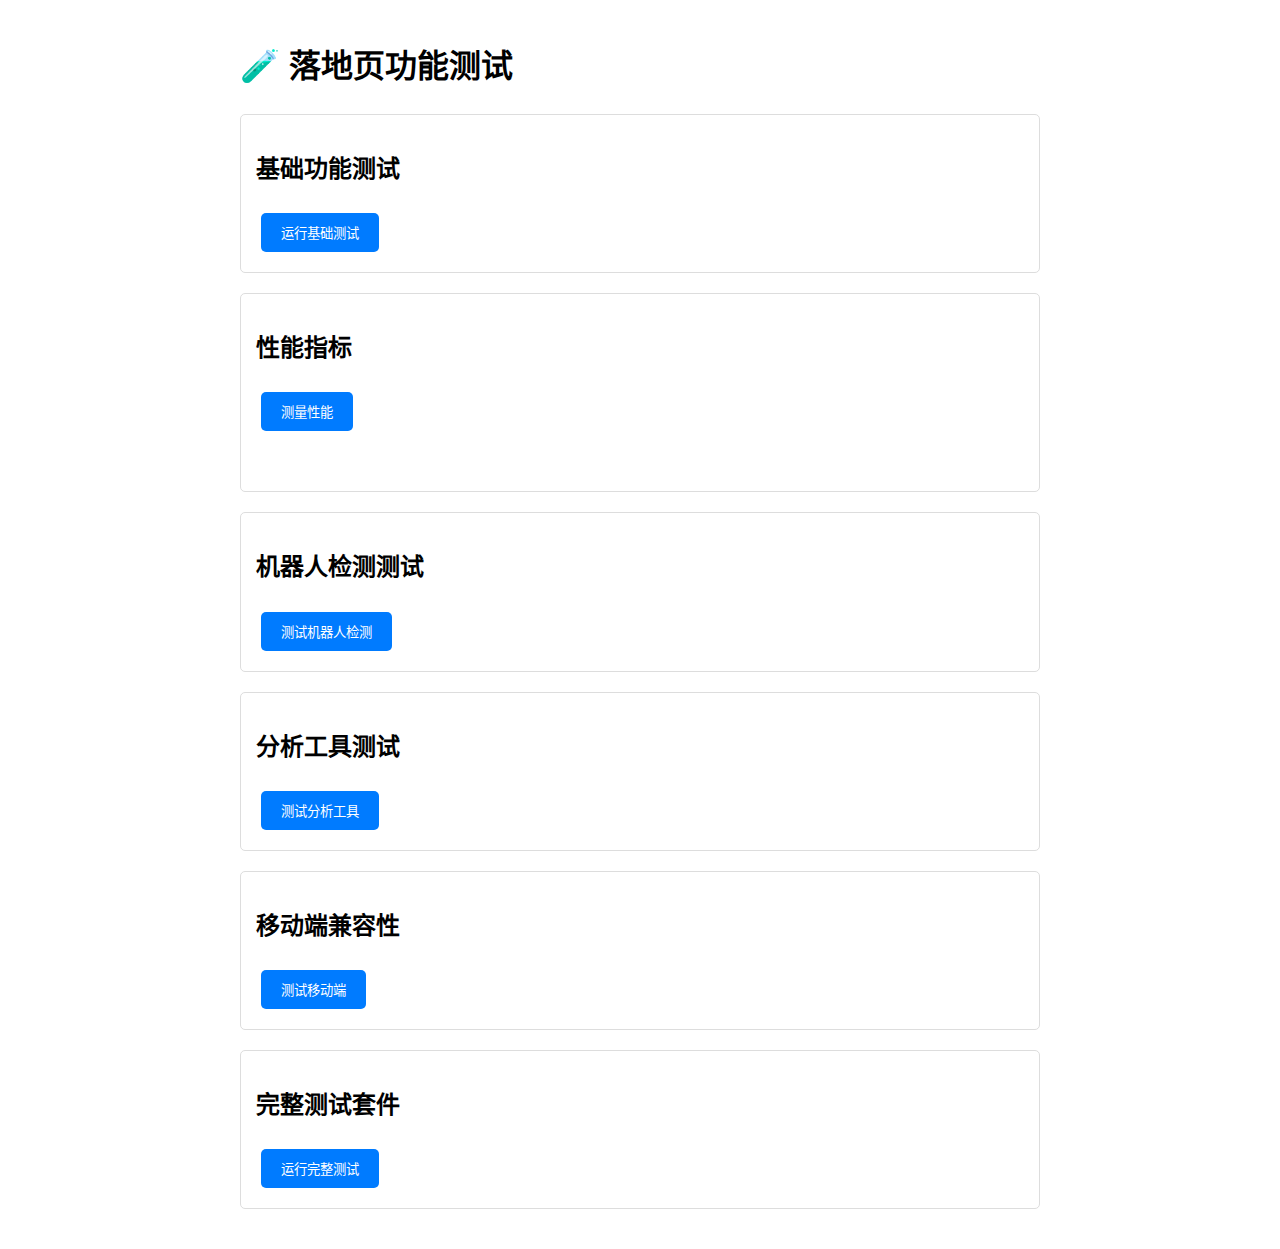
<file: test.html>
<!DOCTYPE html>
<html lang="zh-CN">
<head>
    <meta charset="UTF-8">
    <meta name="viewport" content="width=device-width, initial-scale=1.0">
    <title>功能测试页面</title>
    <style>
        body {
            font-family: Arial, sans-serif;
            max-width: 800px;
            margin: 0 auto;
            padding: 20px;
            line-height: 1.6;
        }
        .test-section {
            margin: 20px 0;
            padding: 15px;
            border: 1px solid #ddd;
            border-radius: 5px;
        }
        .test-result {
            padding: 10px;
            margin: 10px 0;
            border-radius: 3px;
        }
        .pass { background: #d4edda; color: #155724; }
        .fail { background: #f8d7da; color: #721c24; }
        .info { background: #d1ecf1; color: #0c5460; }
        button {
            background: #007bff;
            color: white;
            border: none;
            padding: 10px 20px;
            border-radius: 5px;
            cursor: pointer;
            margin: 5px;
        }
        button:hover { background: #0056b3; }
        .metrics {
            display: grid;
            grid-template-columns: repeat(auto-fit, minmax(200px, 1fr));
            gap: 15px;
            margin: 20px 0;
        }
        .metric {
            padding: 15px;
            background: #f8f9fa;
            border-radius: 5px;
            text-align: center;
        }
        .metric-value {
            font-size: 2em;
            font-weight: bold;
            color: #007bff;
        }
        .metric-label {
            color: #666;
            font-size: 0.9em;
        }
    </style>
</head>
<body>
    <h1>🧪 落地页功能测试</h1>
    
    <div class="test-section">
        <h2>基础功能测试</h2>
        <button onclick="runBasicTests()">运行基础测试</button>
        <div id="basic-results"></div>
    </div>
    
    <div class="test-section">
        <h2>性能指标</h2>
        <button onclick="measurePerformance()">测量性能</button>
        <div class="metrics" id="performance-metrics"></div>
    </div>
    
    <div class="test-section">
        <h2>机器人检测测试</h2>
        <button onclick="testBotDetection()">测试机器人检测</button>
        <div id="bot-results"></div>
    </div>
    
    <div class="test-section">
        <h2>分析工具测试</h2>
        <button onclick="testAnalytics()">测试分析工具</button>
        <div id="analytics-results"></div>
    </div>
    
    <div class="test-section">
        <h2>移动端兼容性</h2>
        <button onclick="testMobileCompatibility()">测试移动端</button>
        <div id="mobile-results"></div>
    </div>
    
    <div class="test-section">
        <h2>完整测试套件</h2>
        <button onclick="runFullTestSuite()">运行完整测试</button>
        <div id="full-results"></div>
    </div>

    <script>
        // 基础功能测试
        function runBasicTests() {
            const results = document.getElementById('basic-results');
            results.innerHTML = '<div class="test-result info">正在运行基础测试...</div>';
            
            const tests = [
                {
                    name: '页面标题检查',
                    test: () => document.title.length > 0
                },
                {
                    name: 'Meta 标签检查',
                    test: () => document.querySelector('meta[name="robots"]') !== null
                },
                {
                    name: 'CSS 加载检查',
                    test: () => document.styleSheets.length > 0
                },
                {
                    name: 'JavaScript 加载检查',
                    test: () => typeof window.app !== 'undefined'
                },
                {
                    name: '响应式设计检查',
                    test: () => document.querySelector('meta[name="viewport"]') !== null
                }
            ];
            
            let html = '';
            tests.forEach(test => {
                const passed = test.test();
                html += `<div class="test-result ${passed ? 'pass' : 'fail'}">
                    ${passed ? '✅' : '❌'} ${test.name}
                </div>`;
            });
            
            results.innerHTML = html;
        }
        
        // 性能测量
        function measurePerformance() {
            const metricsDiv = document.getElementById('performance-metrics');
            
            const metrics = {
                'DOM 加载时间': Math.round(performance.timing.domContentLoadedEventEnd - performance.timing.navigationStart),
                '页面完全加载': Math.round(performance.timing.loadEventEnd - performance.timing.navigationStart),
                '首次绘制': performance.getEntriesByType('paint').find(entry => entry.name === 'first-paint')?.startTime || 0,
                '资源数量': performance.getEntriesByType('resource').length
            };
            
            let html = '';
            Object.entries(metrics).forEach(([label, value]) => {
                html += `<div class="metric">
                    <div class="metric-value">${Math.round(value)}</div>
                    <div class="metric-label">${label}${label.includes('时间') ? 'ms' : ''}</div>
                </div>`;
            });
            
            metricsDiv.innerHTML = html;
        }
        
        // 机器人检测测试
        function testBotDetection() {
            const results = document.getElementById('bot-results');
            results.innerHTML = '<div class="test-result info">正在测试机器人检测...</div>';
            
            setTimeout(() => {
                const tests = [
                    {
                        name: '机器人检测功能存在',
                        test: () => window.app && typeof window.app.detectBot === 'function'
                    },
                    {
                        name: '用户代理检查',
                        test: () => navigator.userAgent.length > 0
                    },
                    {
                        name: '屏幕尺寸检查',
                        test: () => screen.width > 0 && screen.height > 0
                    },
                    {
                        name: '插件检查',
                        test: () => navigator.plugins.length >= 0
                    },
                    {
                        name: '语言检查',
                        test: () => navigator.languages && navigator.languages.length > 0
                    }
                ];
                
                let html = '';
                tests.forEach(test => {
                    const passed = test.test();
                    html += `<div class="test-result ${passed ? 'pass' : 'fail'}">
                        ${passed ? '✅' : '❌'} ${test.name}
                    </div>`;
                });
                
                results.innerHTML = html;
            }, 1000);
        }
        
        // 分析工具测试
        function testAnalytics() {
            const results = document.getElementById('analytics-results');
            results.innerHTML = '<div class="test-result info">正在测试分析工具...</div>';
            
            const tests = [
                {
                    name: '分析配置加载',
                    test: () => typeof window.ANALYTICS_CONFIG !== 'undefined'
                },
                {
                    name: '分析管理器存在',
                    test: () => typeof window.AnalyticsManager !== 'undefined'
                },
                {
                    name: 'Google Analytics 配置',
                    test: () => window.ANALYTICS_CONFIG && window.ANALYTICS_CONFIG.googleAnalytics
                },
                {
                    name: 'Facebook Pixel 配置',
                    test: () => window.ANALYTICS_CONFIG && window.ANALYTICS_CONFIG.facebookPixel
                }
            ];
            
            let html = '';
            tests.forEach(test => {
                const passed = test.test();
                html += `<div class="test-result ${passed ? 'pass' : 'fail'}">
                    ${passed ? '✅' : '❌'} ${test.name}
                </div>`;
            });
            
            results.innerHTML = html;
        }
        
        // 移动端兼容性测试
        function testMobileCompatibility() {
            const results = document.getElementById('mobile-results');
            results.innerHTML = '<div class="test-result info">正在测试移动端兼容性...</div>';
            
            const tests = [
                {
                    name: 'Viewport Meta 标签',
                    test: () => {
                        const viewport = document.querySelector('meta[name="viewport"]');
                        return viewport && viewport.content.includes('width=device-width');
                    }
                },
                {
                    name: '触摸事件支持',
                    test: () => 'ontouchstart' in window || navigator.maxTouchPoints > 0
                },
                {
                    name: '移动端 CSS 媒体查询',
                    test: () => window.matchMedia('(max-width: 768px)').matches !== undefined
                },
                {
                    name: 'PWA Manifest',
                    test: () => document.querySelector('link[rel="manifest"]') !== null
                },
                {
                    name: 'Service Worker 支持',
                    test: () => 'serviceWorker' in navigator
                }
            ];
            
            let html = '';
            tests.forEach(test => {
                const passed = test.test();
                html += `<div class="test-result ${passed ? 'pass' : 'fail'}">
                    ${passed ? '✅' : '❌'} ${test.name}
                </div>`;
            });
            
            results.innerHTML = html;
        }
        
        // 运行完整测试套件
        function runFullTestSuite() {
            const results = document.getElementById('full-results');
            results.innerHTML = '<div class="test-result info">正在加载完整测试套件...</div>';
            
            // 加载测试套件脚本
            const script = document.createElement('script');
            script.src = '/test/test-suite.js';
            script.onload = () => {
                results.innerHTML = '<div class="test-result info">测试套件已加载，请查看控制台输出</div>';
            };
            script.onerror = () => {
                results.innerHTML = '<div class="test-result fail">❌ 无法加载测试套件</div>';
            };
            document.head.appendChild(script);
        }
        
        // 页面加载时自动运行基础测试
        window.addEventListener('load', () => {
            setTimeout(() => {
                runBasicTests();
                measurePerformance();
            }, 1000);
        });
    </script>
</body>
</html>
</file>
